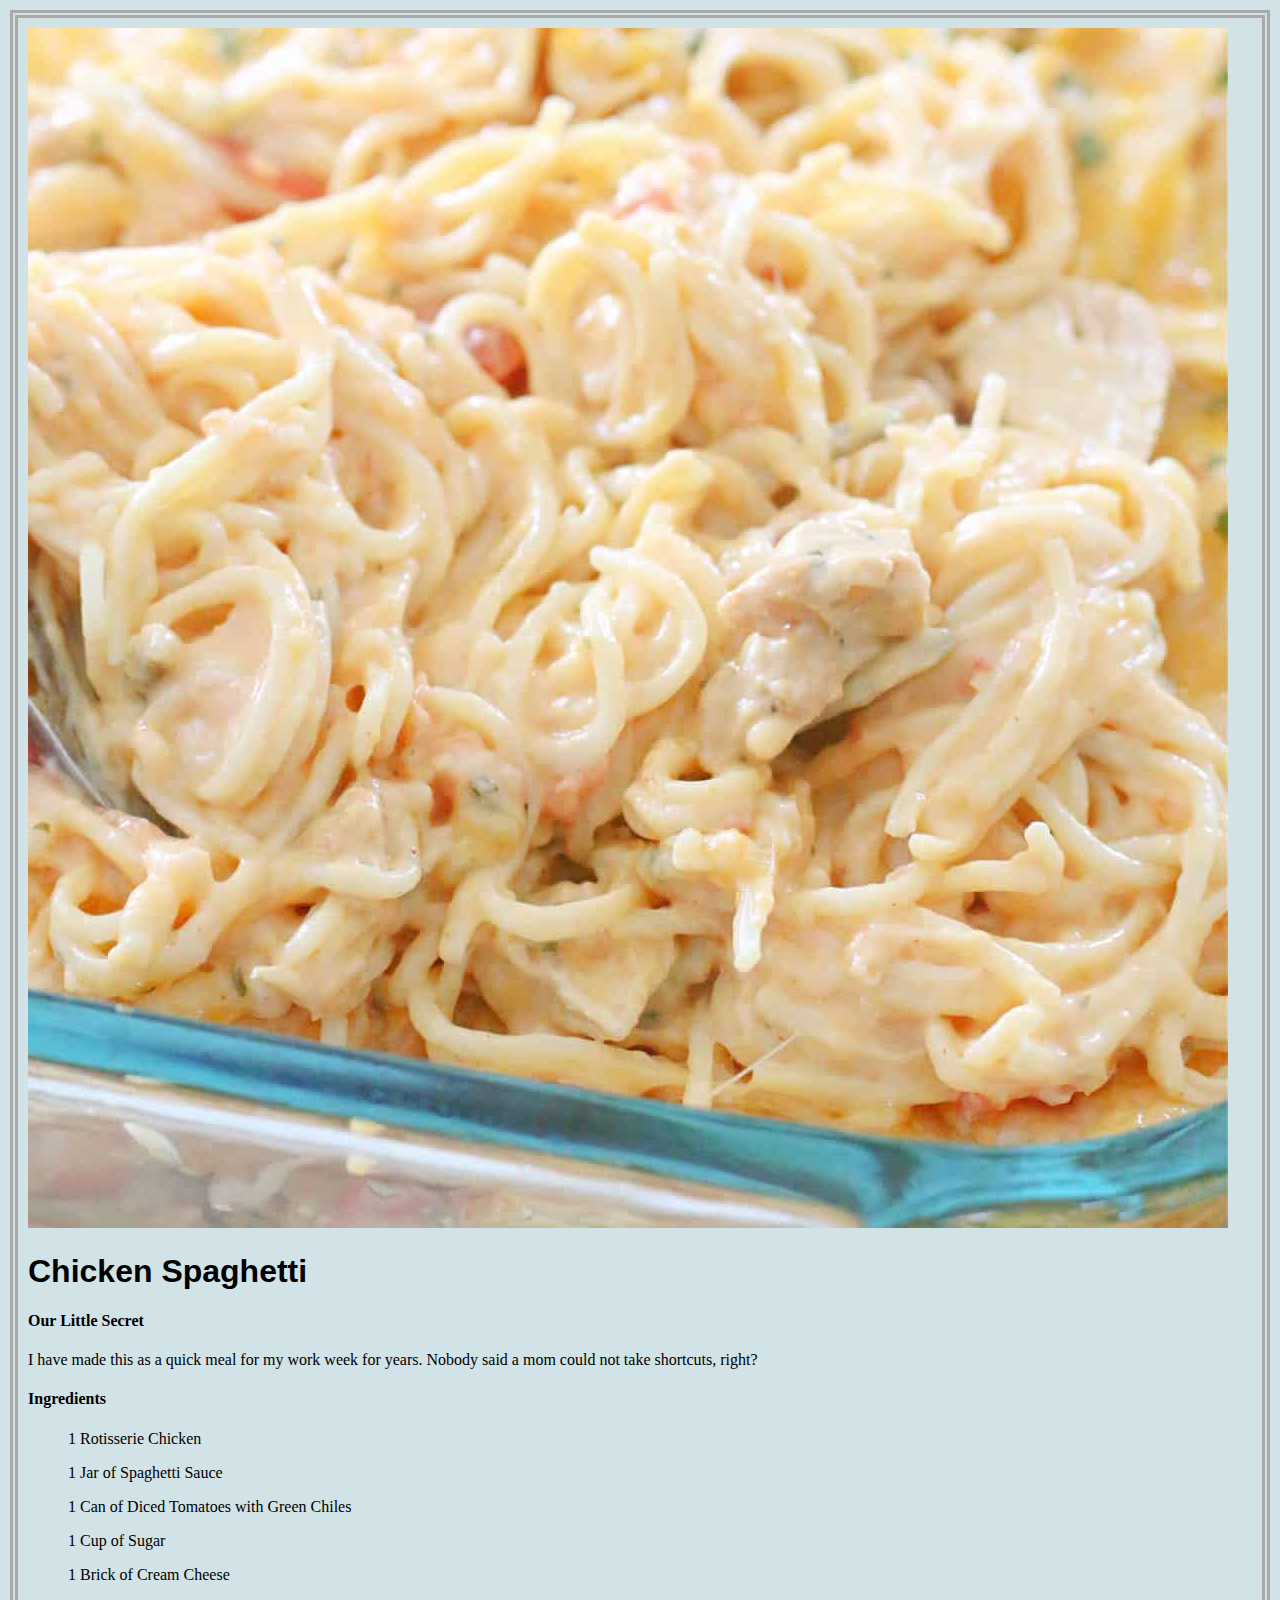
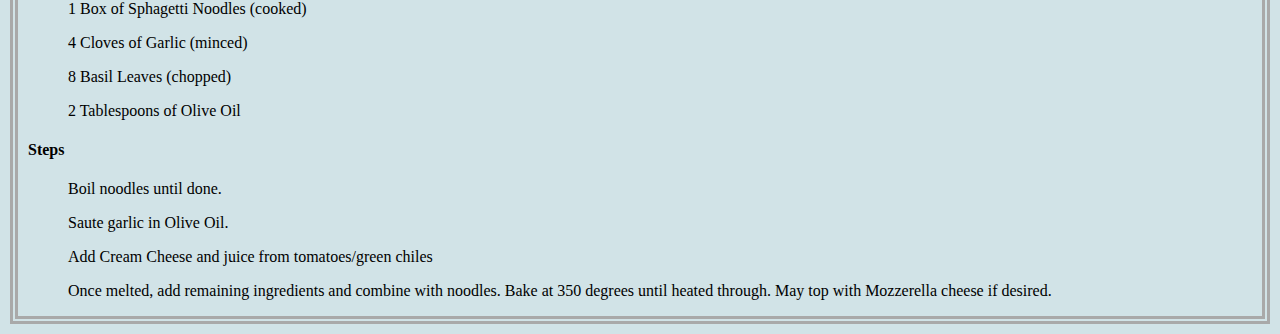
<file: chicken-spaghetti.html>
<!DOCTYPE html>
<html lang="en">
<head>
    <meta charset="UTF-8">
    <meta http-equiv="X-UA-Compatible" content="IE=edge">
    <meta name="viewport" content="width=device-width, initial-scale=1.0">
    <title>Document</title>
    <link rel="stylesheet" href="styles.css">
</head>
<body>
    <div class="chickenbody">
    <div class="chickenspaghettipage">
        <img src="images/chickenspaghetti.jpeg">
    </div>  
    <h1>Chicken Spaghetti</h1> 
    <h4>Our Little Secret</h4>
    <p>I have made this as a quick meal for my work week for years. 
        Nobody said a mom could not take shortcuts, right?</p>
    <h4>Ingredients</h4>
    <ul>1 Rotisserie Chicken</ul>
    <ul>1 Jar of Spaghetti Sauce</ul>
    <ul>1 Can of Diced Tomatoes with Green Chiles</ul>
    <ul>1 Cup of Sugar</ul>
    <ul>1 Brick of Cream Cheese</ul>
    <ul>1 Box of Sphagetti Noodles (cooked)</ul>
    <ul>4 Cloves of Garlic (minced)</ul>
    <ul>8 Basil Leaves (chopped)</ul>
    <ul>2 Tablespoons of Olive Oil </ul>
    <h4>Steps</h4>        
    <ol>Boil noodles until done.</ol>
    <ol>Saute garlic in Olive Oil.</ol>
    <ol>Add Cream Cheese and juice from tomatoes/green chiles</ol>
    <ol>Once melted, add remaining ingredients and combine with noodles.
        Bake at 350 degrees until heated through.  May top with Mozzerella 
        cheese if desired.</ol>
    </div>
</body>
</html>
</file>
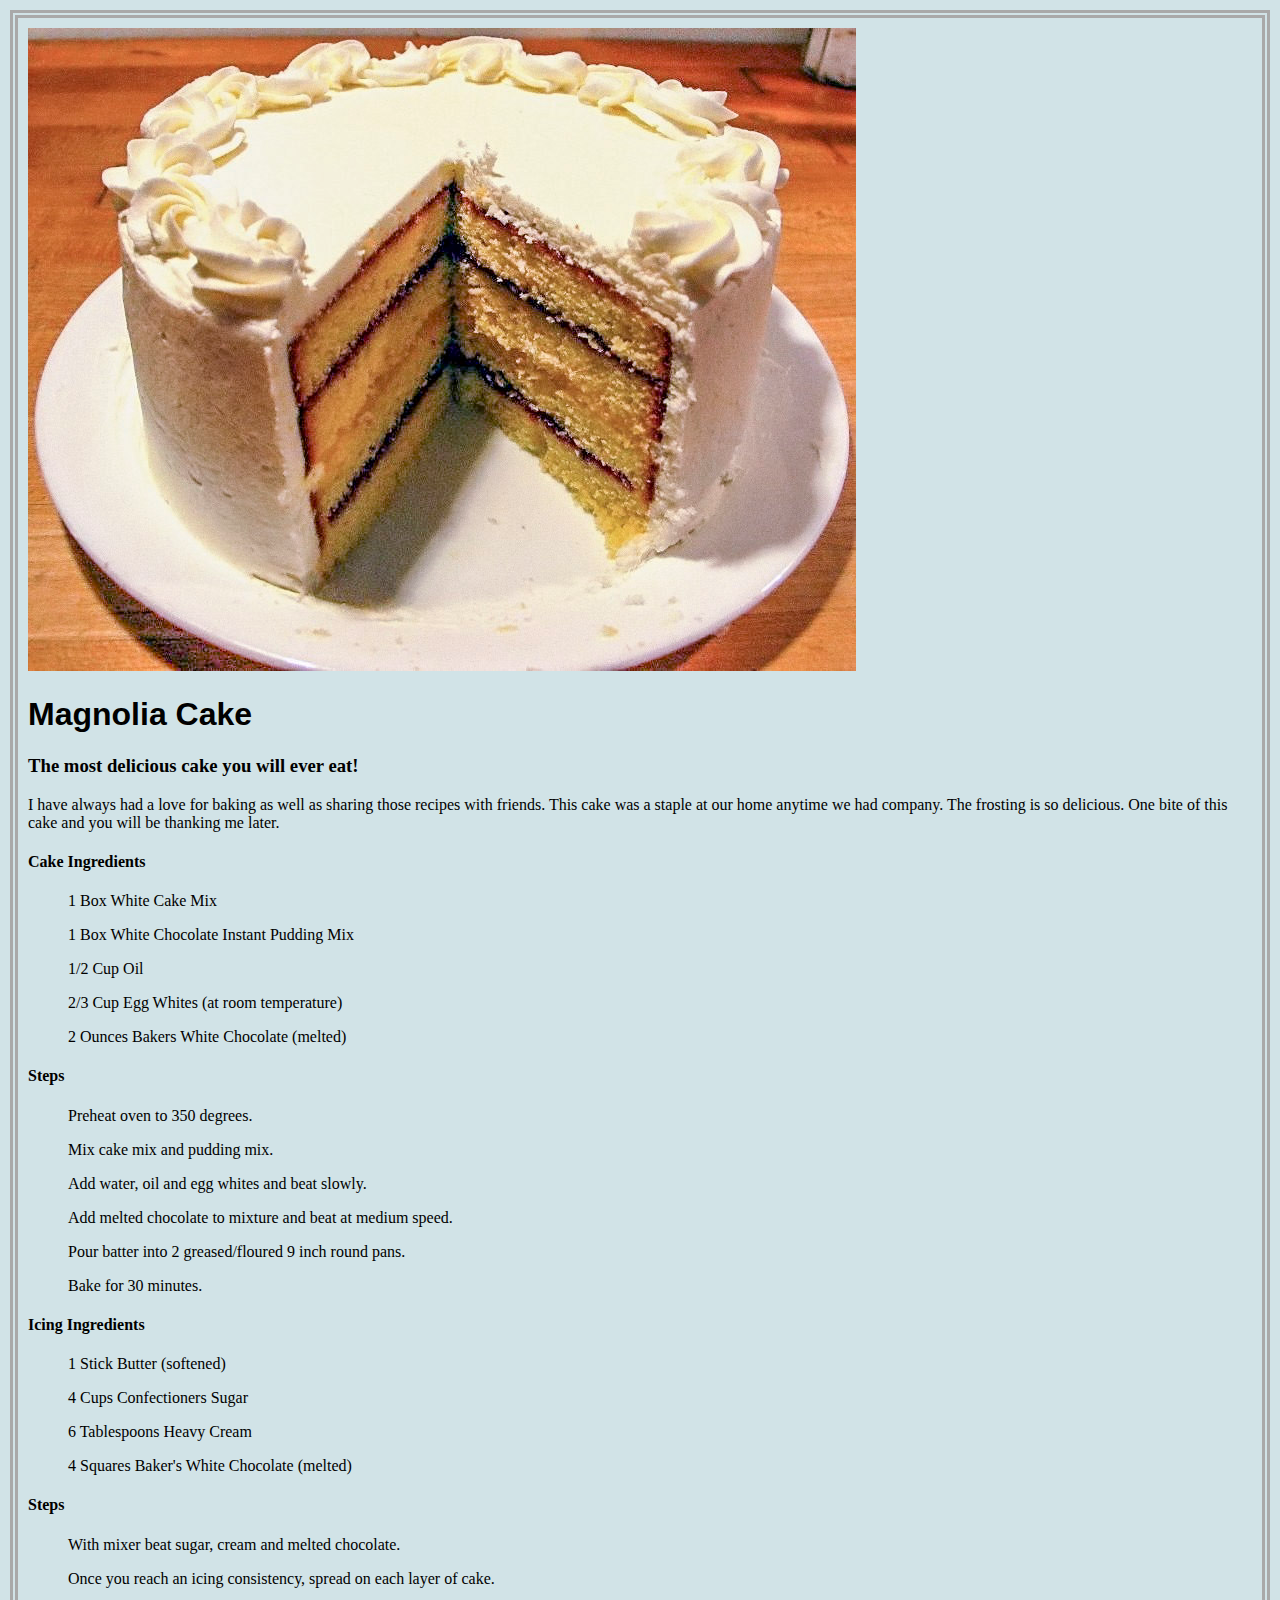
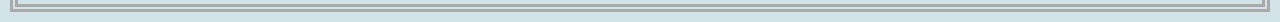
<file: magnolia-cake.html>
<!DOCTYPE html>
<html lang="en">
<head>
    <meta charset="UTF-8">
    <meta http-equiv="X-UA-Compatible" content="IE=edge">
    <meta name="viewport" content="width=device-width, initial-scale=1.0">
    <title>Document</title>
    <link rel="stylesheet" href="styles.css">
</head>
<body>
    <div class="magnoliabody">
    <div class="magnoliacakepage">
        <img src="images/cake.jpg"> 
   </div>
    
    <h1>Magnolia Cake</h1>
    
    <h3>The most delicious cake you will ever eat!</h3>
    <p>I have always had a love for baking as well as sharing 
        those recipes with friends. This cake was a staple at our 
        home anytime we had company.  The frosting is so delicious.  One bite
        of this cake and you will be thanking me later.
    </p>
    <h4>Cake Ingredients</h4>
    <ul>1 Box White Cake Mix</ul>
    <ul>1 Box White Chocolate Instant Pudding Mix</ul>
    <ul>1/2 Cup Oil</ul>
    <ul>2/3 Cup Egg Whites (at room temperature)</ul>
    <ul>2 Ounces Bakers White Chocolate (melted)</ul>
    <h4>Steps</h4>
    <ol>Preheat oven to 350 degrees.</ol>
    <ol>Mix cake mix and pudding mix.</ol>
    <ol>Add water, oil and egg whites and beat slowly.</ol>
    <ol>Add melted chocolate to mixture and beat at medium speed.</ol>
    <ol>Pour batter into 2 greased/floured 9 inch round pans.</ol>
    <ol>Bake for 30 minutes.</ol>

    <h4>Icing Ingredients</h4>
    <ul>1 Stick Butter (softened)</ul>
    <ul>4 Cups Confectioners Sugar</ul>
    <ul>6 Tablespoons Heavy Cream</ul>
    <ul>4 Squares Baker's White Chocolate (melted)</ul>
    <h4>Steps</h4>
    <ol>With mixer beat sugar, cream and melted chocolate.</ol>
    <ol>Once you reach an icing consistency, spread on each layer of cake.</ol>
   </div>
   </body>
</html>
</file>
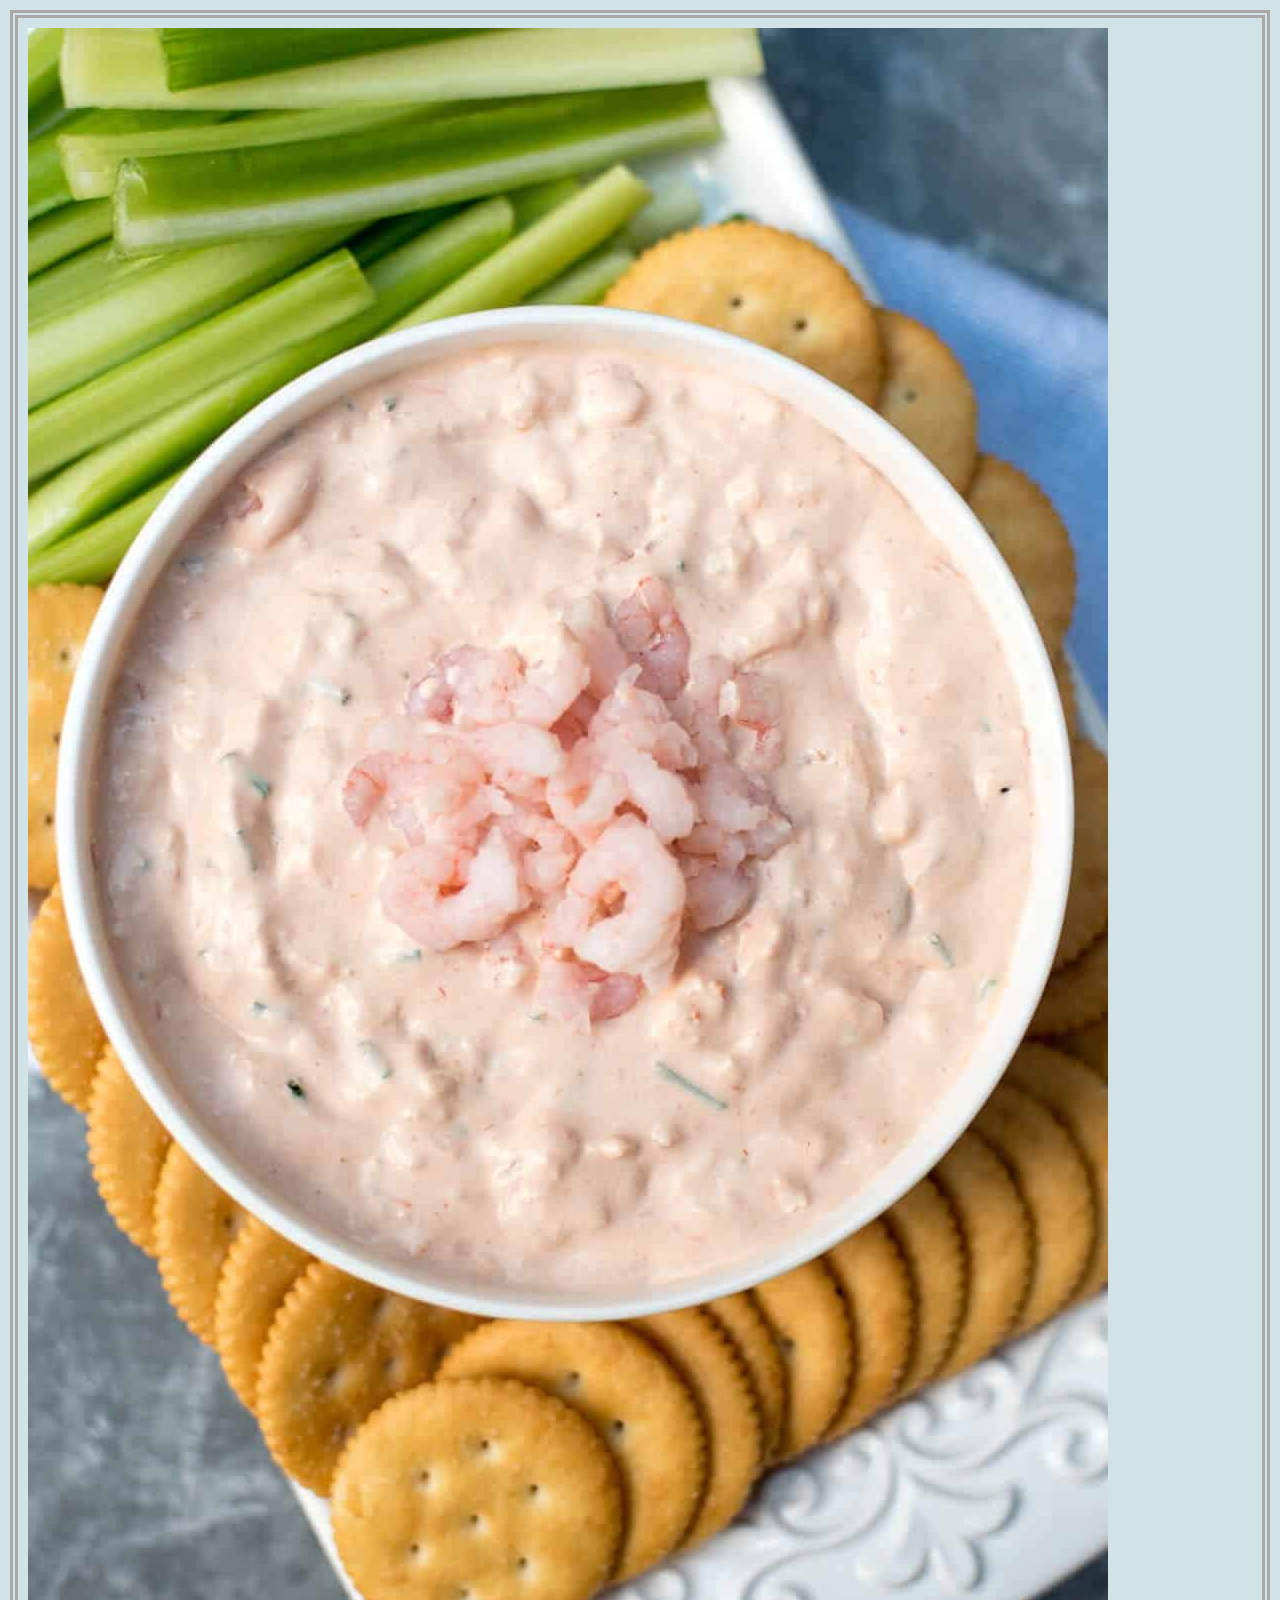
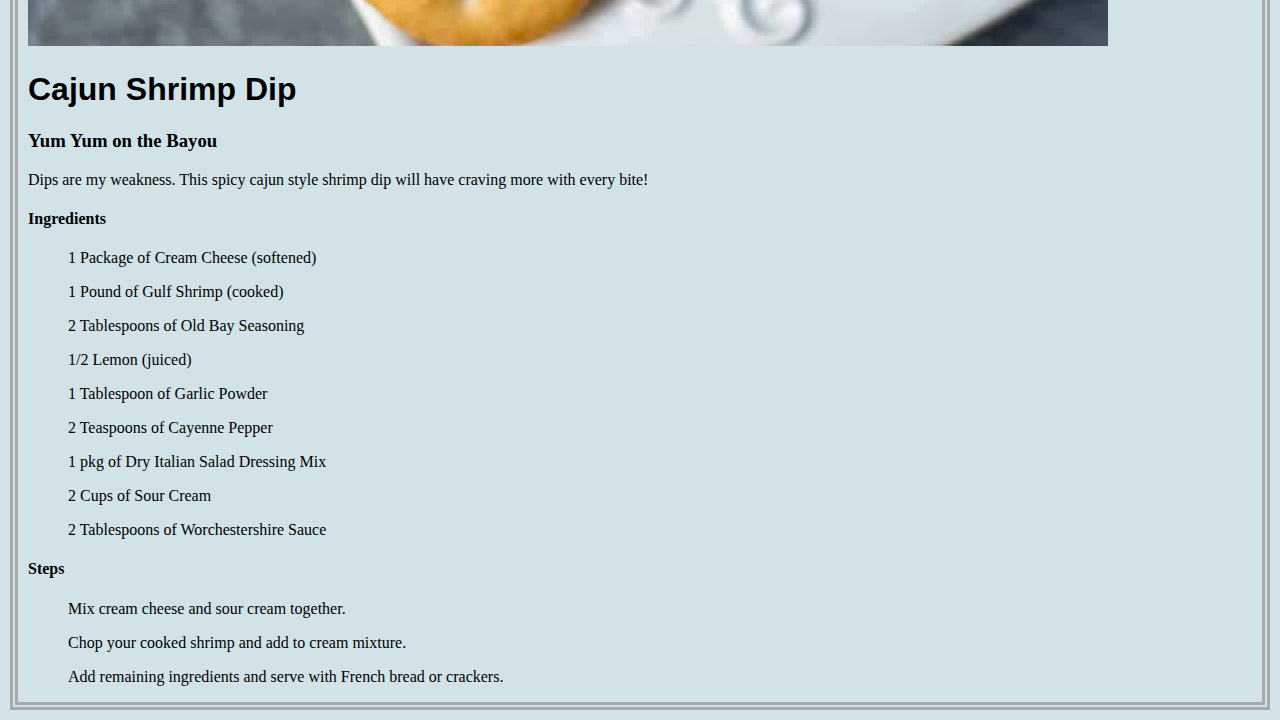
<file: shrimp-dip.html>
<!DOCTYPE html>
<html lang="en">
<head>
    <meta charset="UTF-8">
    <meta http-equiv="X-UA-Compatible" content="IE=edge">
    <meta name="viewport" content="width=device-width, initial-scale=1.0">
    <title>Document</title>
    <link rel="stylesheet" href="styles.css">
</head>
<body>
    <div class="shrimpdipbody">
    <div class="shrimpdippage">
        <img src="images/shrimp.jpg">
    </div>
    <h1>Cajun Shrimp Dip</h1>
    <h3>Yum Yum on the Bayou</h3>
    <p>Dips are my weakness.  This spicy cajun style shrimp dip will have 
        craving more with every bite!</p>
        <h4>Ingredients</h4>
        <ul>1 Package of Cream Cheese (softened)</ul>
        <ul>1 Pound of Gulf Shrimp (cooked)</ul>
        <ul>2 Tablespoons of Old Bay Seasoning</ul>
        <ul>1/2 Lemon (juiced)</ul>
        <ul>1 Tablespoon of Garlic Powder</ul>
        <ul>2 Teaspoons of Cayenne Pepper</ul>
        <ul>1 pkg of Dry Italian Salad Dressing Mix</ul>
        <ul>2 Cups of Sour Cream</ul>
        <ul>2 Tablespoons of Worchestershire Sauce</ul>
        <h4>Steps</h4>
        <ol>Mix cream cheese and sour cream together.</ol>
        <ol>Chop your cooked shrimp and add to cream mixture.</ol>
        <ol> Add remaining ingredients and serve with French bread or crackers.</ol>
        </div>
</body>
</html>
</file>
<file: styles.css>
body {
    background-color: rgb(209, 227, 231);
    border-style: double;
    border-width: 8px;
    border-color: darkgray;
    margin: 10px;
   
}

h1{
    font-family:'Lucida Sans', 'Lucida Sans Regular', 'Lucida Grande', 'Lucida Sans Unicode', Geneva, Verdana, sans-serif
}
.btn {
    background-color: rgb(47, 125, 194);
    border: 1px solid black;
    color: white;
    padding: 4px 12px;
    text-align: center;
    text-decoration: none;
    display: block;
    font-size: 16px;
    border-radius: 22px;
    cursor: pointer;
}

    a:link, a:visited, a:hover, a:active {
        color: white;

    }

.magnoliacakepage {
    max-width: 100%;
    height: auto;

}
.magnoliabody {
    background-color: rgb(209, 227, 231);
    border-style: single;
    border-width: 8px;
    border-color: darkgray;
    margin: 10px;
}
.chikenspaghettipage {
    max-width: 100%;
    height: auto;
}
.chickenbody {
    background-color: rgb(209, 227, 231);
    border-style: single;
    border-width: 8px;
    border-color: darkgray;
    margin: 10px;
}
.shrimpdippage {
    max-width: 100%;
    height: auto;

}
.shrimpdipbody{
    background-color: rgb(209, 227, 231);
    border-style: single;
    border-width: 8px;
    border-color: darkgray;
    margin: 10px;
}
 img {
     max-width: 100%;
     height: auto;
 }
</file>
